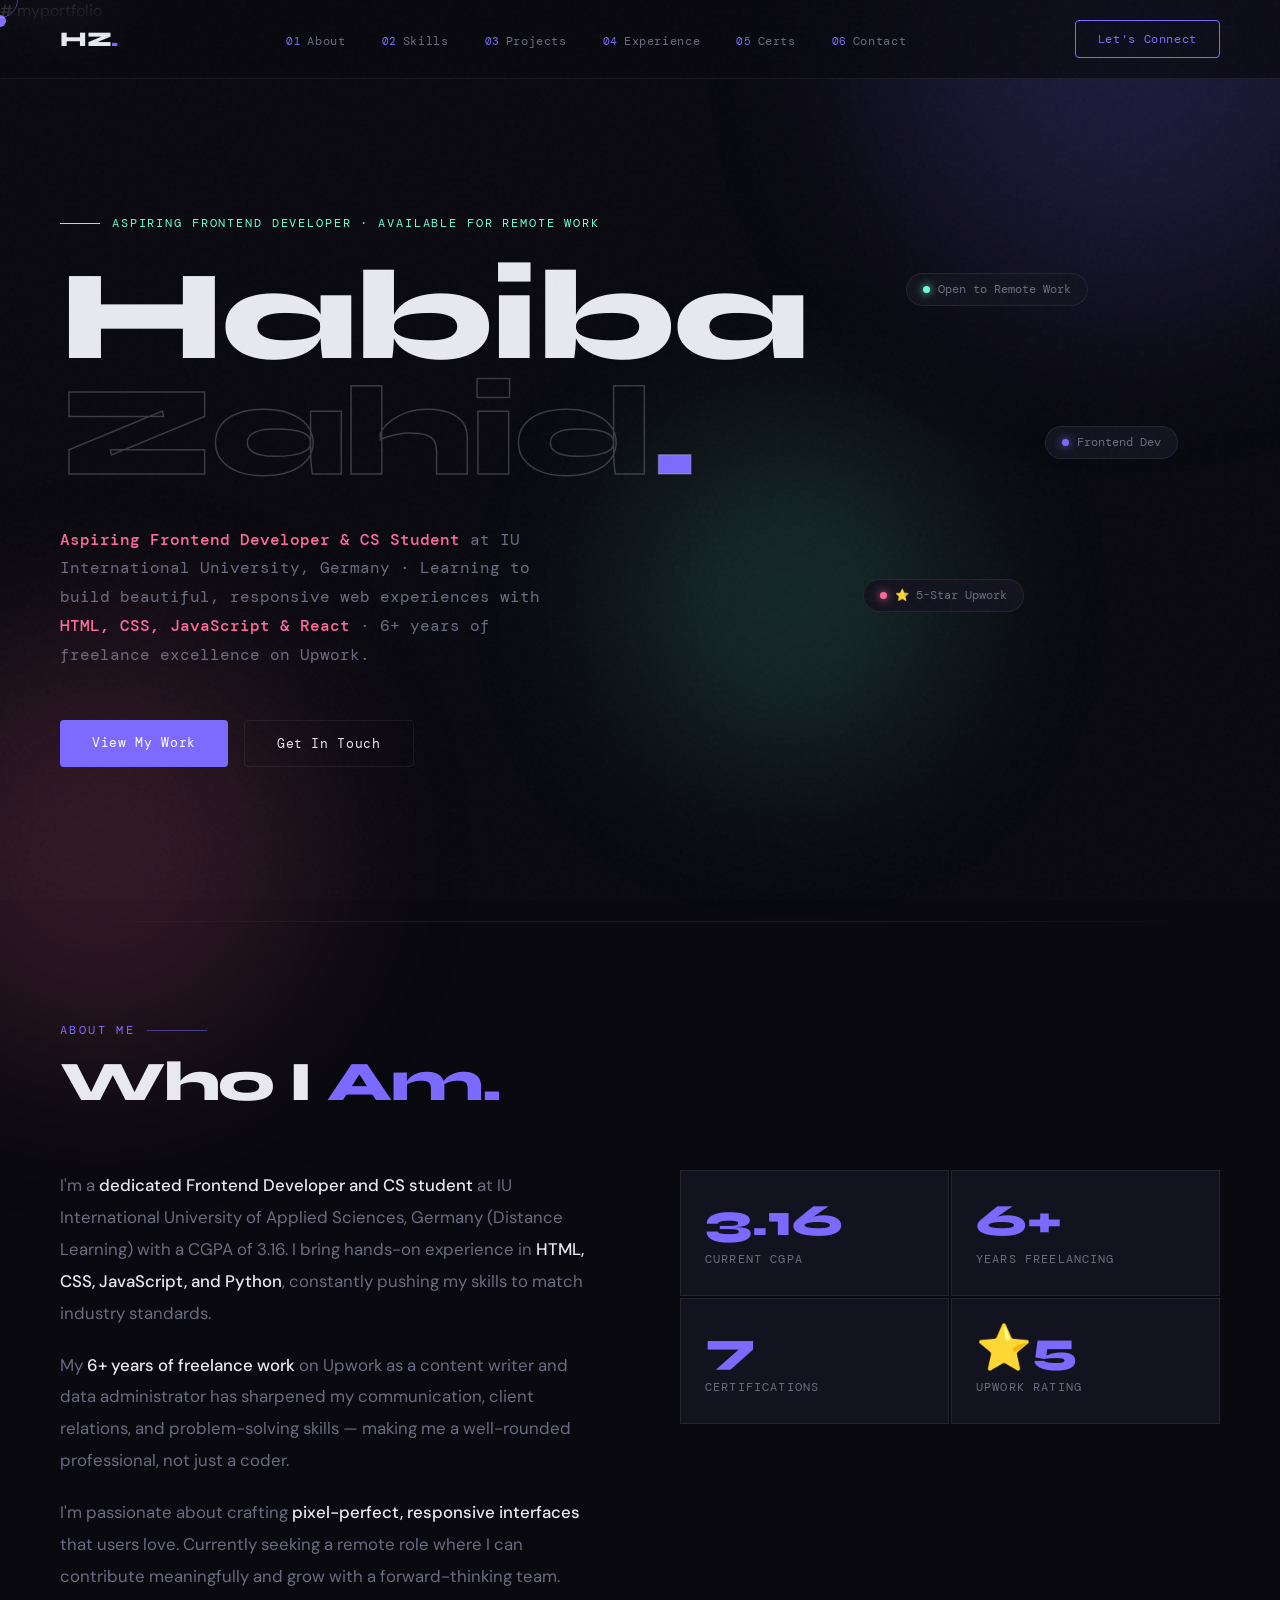
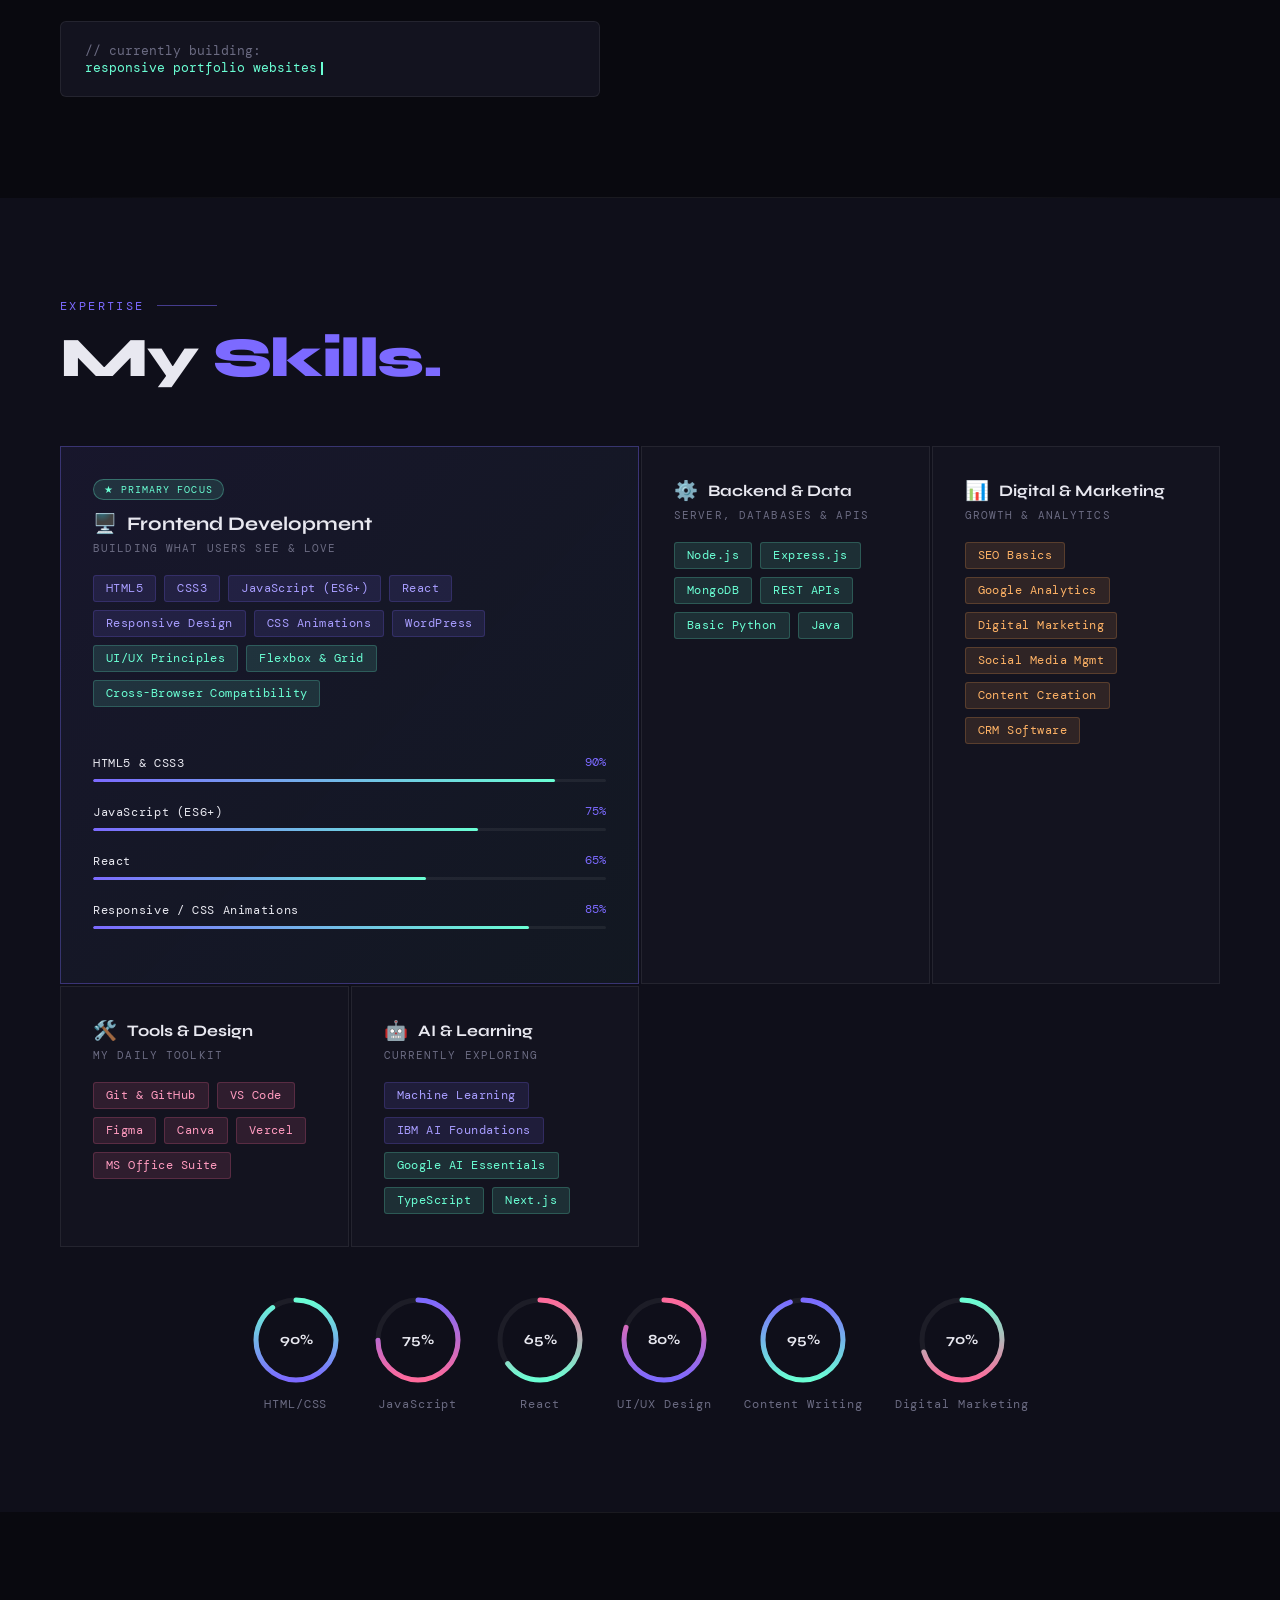
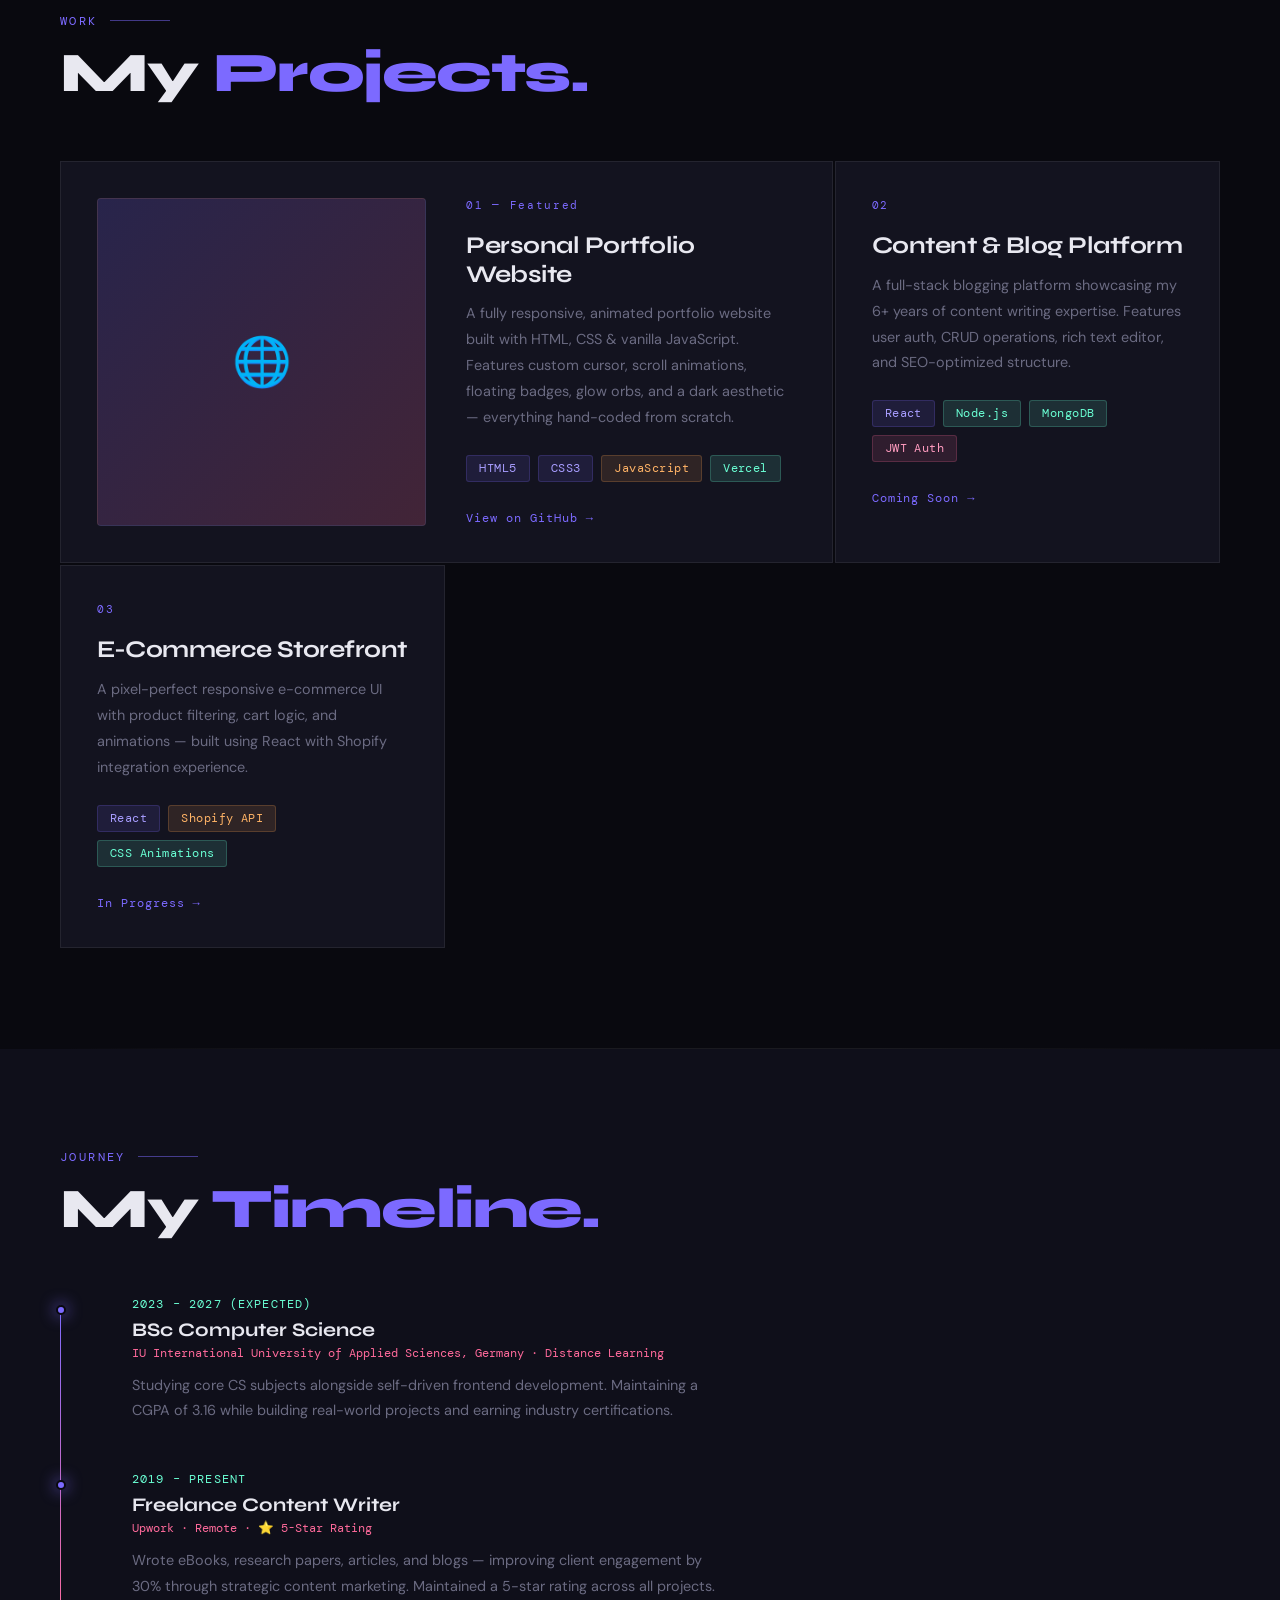
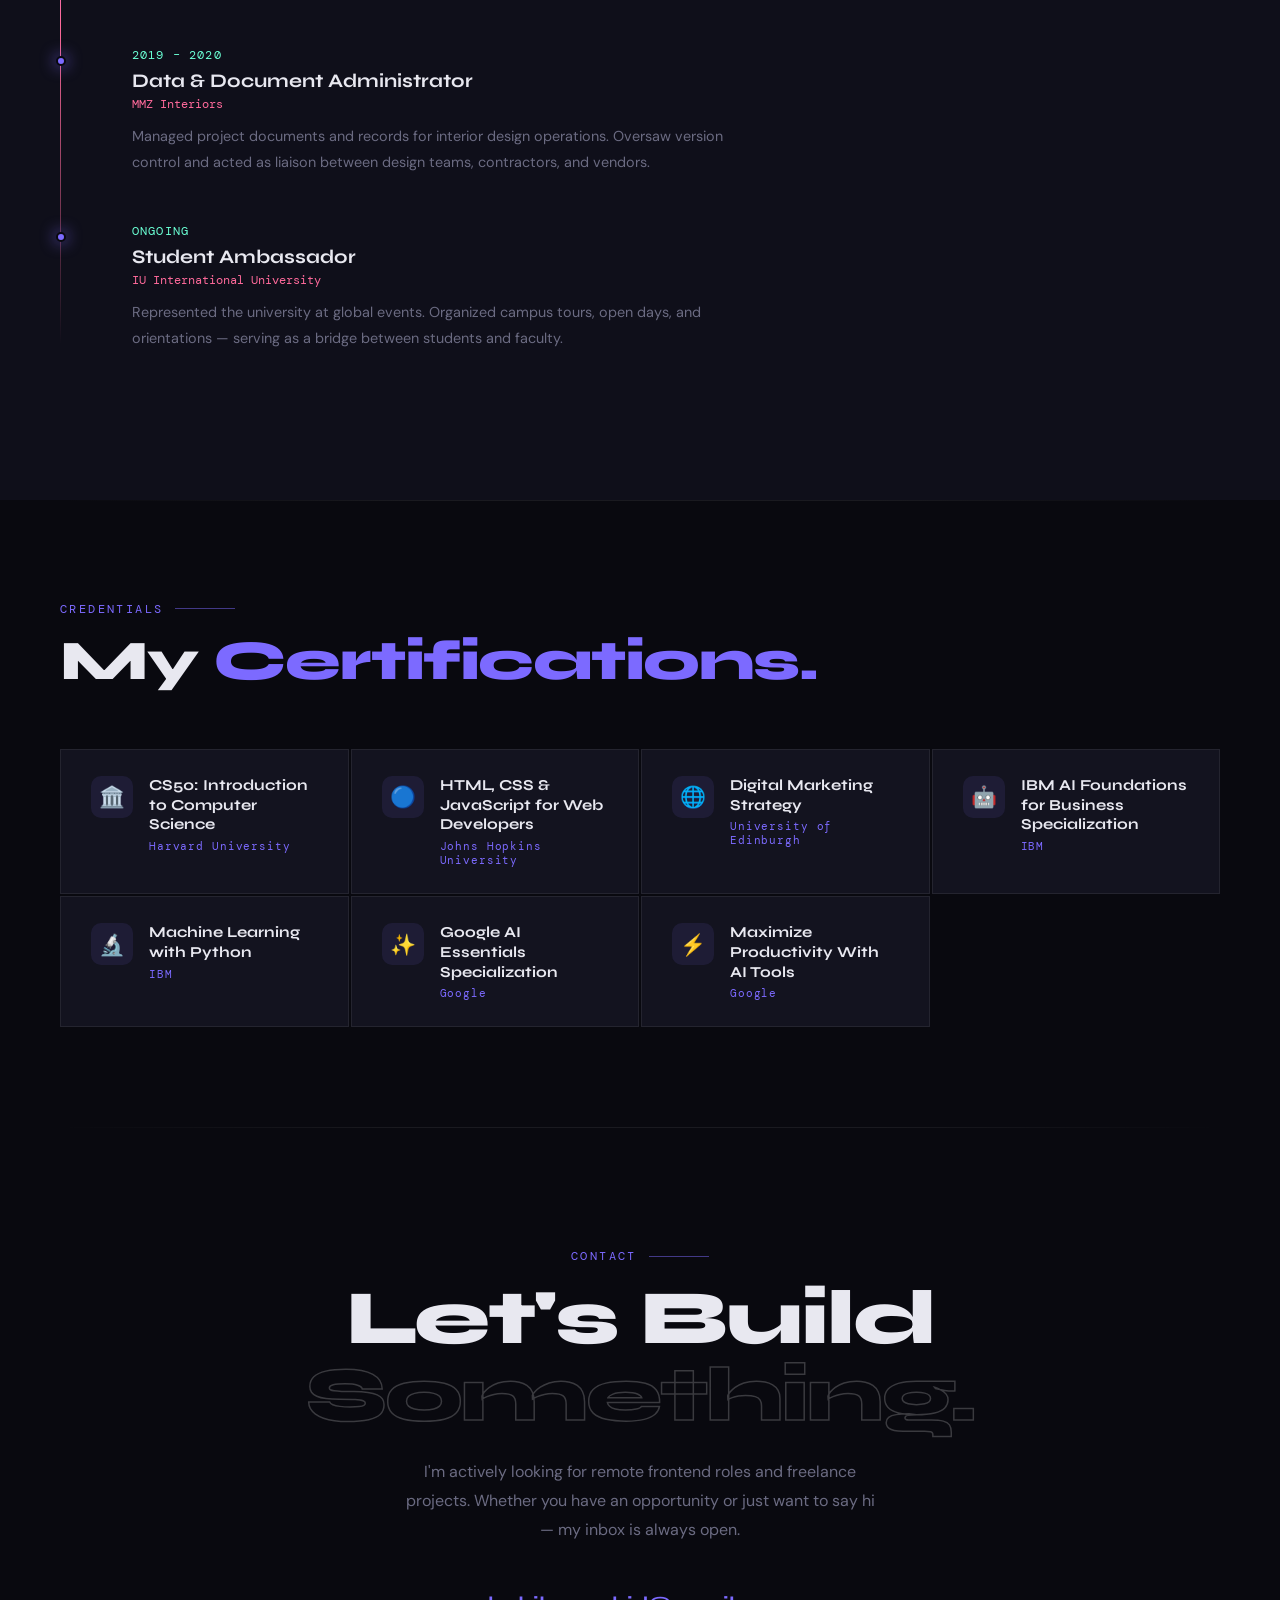
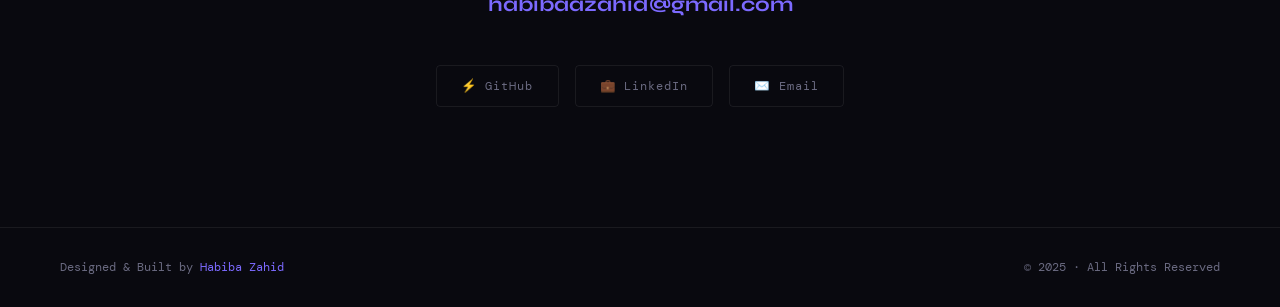
<file: myportfolio.html>
# myportfolio

<!DOCTYPE html>
<html lang="en">
<head>
  <meta charset="UTF-8" />
  <meta name="viewport" content="width=device-width, initial-scale=1.0"/>
  <title>Habiba Zahid | Frontend Developer</title>
  <link rel="preconnect" href="https://fonts.googleapis.com">
  <link rel="preconnect" href="https://fonts.gstatic.com" crossorigin>
  <link href="https://fonts.googleapis.com/css2?family=Syne:wght@400;500;600;700;800&family=DM+Sans:ital,opsz,wght@0,9..40,300;0,9..40,400;0,9..40,500;1,9..40,300&family=DM+Mono:wght@300;400;500&display=swap" rel="stylesheet">
  <style>
    /* ============ CSS VARIABLES ============ */
    :root {
      --bg:        #09090f;
      --bg2:       #0f0f1a;
      --surface:   #13131f;
      --border:    rgba(255,255,255,0.07);
      --accent1:   #7c6aff;
      --accent2:   #ff6a9b;
      --accent3:   #6affd4;
      --text:      #e8e8f0;
      --muted:     #6b6b82;
      --font-head: 'Syne', sans-serif;
      --font-body: 'DM Sans', sans-serif;
      --font-mono: 'DM Mono', monospace;
    }

    /* ============ RESET ============ */
    *, *::before, *::after { margin:0; padding:0; box-sizing:border-box; }
    html { scroll-behavior: smooth; }
    body {
      font-family: var(--font-body);
      background: var(--bg);
      color: var(--text);
      overflow-x: hidden;
      cursor: none;
    }

    /* ============ CUSTOM CURSOR ============ */
    .cursor {
      width: 12px; height: 12px;
      background: var(--accent1);
      border-radius: 50%;
      position: fixed; pointer-events: none;
      z-index: 9999;
      transform: translate(-50%,-50%);
      transition: width 0.3s, height 0.3s, background 0.3s;
      mix-blend-mode: screen;
    }
    .cursor-ring {
      width: 36px; height: 36px;
      border: 1.5px solid rgba(124,106,255,0.5);
      border-radius: 50%;
      position: fixed; pointer-events: none;
      z-index: 9998;
      transform: translate(-50%,-50%);
      transition: width 0.3s, height 0.3s;
    }

    /* ============ NOISE OVERLAY ============ */
    body::before {
      content:'';
      position: fixed; inset: 0;
      background-image: url("data:image/svg+xml,%3Csvg viewBox='0 0 256 256' xmlns='http://www.w3.org/2000/svg'%3E%3Cfilter id='noise'%3E%3CfeTurbulence type='fractalNoise' baseFrequency='0.9' numOctaves='4' stitchTiles='stitch'/%3E%3C/filter%3E%3Crect width='100%25' height='100%25' filter='url(%23noise)' opacity='1'/%3E%3C/svg%3E");
      opacity: 0.025;
      pointer-events: none;
      z-index: 1000;
    }

    /* ============ SCROLLBAR ============ */
    ::-webkit-scrollbar { width: 4px; }
    ::-webkit-scrollbar-track { background: var(--bg); }
    ::-webkit-scrollbar-thumb { background: var(--accent1); border-radius: 2px; }

    /* ============ GLOW ORBS ============ */
    .orb {
      position: fixed;
      border-radius: 50%;
      filter: blur(100px);
      pointer-events: none;
      z-index: 0;
      opacity: 0.18;
    }
    .orb1 { width:500px; height:500px; background:var(--accent1); top:-200px; right:-100px; animation: floatOrb 12s ease-in-out infinite; }
    .orb2 { width:400px; height:400px; background:var(--accent2); bottom:-150px; left:-100px; animation: floatOrb 16s ease-in-out infinite reverse; }
    .orb3 { width:300px; height:300px; background:var(--accent3); top:50%; left:50%; animation: floatOrb 20s ease-in-out infinite 4s; }

    @keyframes floatOrb {
      0%,100% { transform: translate(0,0) scale(1); }
      33%      { transform: translate(30px,-40px) scale(1.05); }
      66%      { transform: translate(-20px,30px) scale(0.95); }
    }

    /* ============ NAVIGATION ============ */
    nav {
      position: fixed; top: 0; left: 0; right: 0;
      z-index: 100;
      padding: 20px 60px;
      display: flex; align-items: center; justify-content: space-between;
      background: rgba(9,9,15,0.7);
      backdrop-filter: blur(20px);
      border-bottom: 1px solid var(--border);
      animation: slideDown 0.8s ease forwards;
    }
    @keyframes slideDown { from { transform: translateY(-100%); opacity:0; } to { transform: translateY(0); opacity:1; } }

    .nav-logo {
      font-family: var(--font-head);
      font-weight: 800;
      font-size: 1.3rem;
      letter-spacing: -0.5px;
    }
    .nav-logo span { color: var(--accent1); }

    .nav-links { display: flex; gap: 36px; list-style: none; }
    .nav-links a {
      font-family: var(--font-mono);
      font-size: 0.78rem;
      color: var(--muted);
      text-decoration: none;
      letter-spacing: 0.05em;
      transition: color 0.3s;
      position: relative;
    }
    .nav-links a::before {
      content: attr(data-num);
      color: var(--accent1);
      margin-right: 6px;
      font-size: 0.7rem;
    }
    .nav-links a:hover { color: var(--text); }

    .nav-cta {
      font-family: var(--font-mono);
      font-size: 0.78rem;
      padding: 10px 22px;
      border: 1px solid var(--accent1);
      color: var(--accent1);
      text-decoration: none;
      border-radius: 4px;
      transition: all 0.3s;
      letter-spacing: 0.05em;
    }
    .nav-cta:hover { background: var(--accent1); color: white; }

    /* ============ HERO ============ */
    #hero {
      position: relative;
      min-height: 100vh;
      display: flex; flex-direction: column;
      justify-content: center;
      padding: 120px 60px 80px;
      z-index: 1;
      overflow: hidden;
    }

    .hero-tag {
      font-family: var(--font-mono);
      font-size: 0.78rem;
      color: var(--accent3);
      letter-spacing: 0.15em;
      text-transform: uppercase;
      margin-bottom: 28px;
      display: flex; align-items: center; gap: 12px;
      opacity: 0; animation: fadeUp 0.8s 0.3s ease forwards;
    }
    .hero-tag::before {
      content:'';
      width: 40px; height: 1px;
      background: var(--accent3);
    }

    .hero-name {
      font-family: var(--font-head);
      font-size: clamp(4rem, 10vw, 9rem);
      font-weight: 800;
      line-height: 0.9;
      letter-spacing: -3px;
      margin-bottom: 8px;
      opacity: 0; animation: fadeUp 0.9s 0.5s ease forwards;
    }
    .hero-name .line2 {
      -webkit-text-stroke: 1.5px rgba(255,255,255,0.2);
      color: transparent;
      display: block;
    }
    .hero-name .accent { color: var(--accent1); }

    .hero-role {
      font-family: var(--font-mono);
      font-size: clamp(0.85rem, 1.5vw, 1rem);
      color: var(--muted);
      margin-top: 28px;
      margin-bottom: 50px;
      max-width: 520px;
      line-height: 1.8;
      opacity: 0; animation: fadeUp 0.9s 0.7s ease forwards;
    }
    .hero-role strong { color: var(--accent2); font-weight: 500; }

    .hero-actions {
      display: flex; gap: 16px; flex-wrap: wrap;
      opacity: 0; animation: fadeUp 0.9s 0.9s ease forwards;
    }

    .btn-primary {
      font-family: var(--font-mono);
      font-size: 0.82rem;
      padding: 14px 32px;
      background: var(--accent1);
      color: white;
      border: none; border-radius: 4px;
      text-decoration: none;
      letter-spacing: 0.05em;
      transition: all 0.3s;
      position: relative; overflow: hidden;
    }
    .btn-primary::after {
      content:'';
      position: absolute; inset:0;
      background: white; opacity: 0;
      transition: opacity 0.3s;
    }
    .btn-primary:hover { transform: translateY(-2px); box-shadow: 0 20px 40px rgba(124,106,255,0.35); }
    .btn-primary:hover::after { opacity: 0.08; }

    .btn-ghost {
      font-family: var(--font-mono);
      font-size: 0.82rem;
      padding: 14px 32px;
      background: transparent;
      color: var(--text);
      border: 1px solid var(--border);
      border-radius: 4px;
      text-decoration: none;
      letter-spacing: 0.05em;
      transition: all 0.3s;
    }
    .btn-ghost:hover { border-color: var(--muted); background: rgba(255,255,255,0.03); }

    /* Floating badges */
    .hero-badge {
      position: absolute;
      font-family: var(--font-mono);
      font-size: 0.72rem;
      padding: 8px 16px;
      background: var(--surface);
      border: 1px solid var(--border);
      border-radius: 40px;
      color: var(--muted);
      white-space: nowrap;
      animation: float 6s ease-in-out infinite;
    }
    .hero-badge.b1 { right: 15%; top: 28%; animation-delay: 0s; }
    .hero-badge.b2 { right: 8%;  top: 45%; animation-delay: 1.5s; }
    .hero-badge.b3 { right: 20%; top: 62%; animation-delay: 3s; }
    .hero-badge .dot { width:7px; height:7px; border-radius:50%; display:inline-block; margin-right:8px; }
    .dot-green  { background: var(--accent3); box-shadow: 0 0 8px var(--accent3); }
    .dot-purple { background: var(--accent1); box-shadow: 0 0 8px var(--accent1); }
    .dot-pink   { background: var(--accent2); box-shadow: 0 0 8px var(--accent2); }

    @keyframes float {
      0%,100% { transform: translateY(0px); }
      50%      { transform: translateY(-12px); }
    }
    @keyframes fadeUp {
      from { opacity:0; transform: translateY(30px); }
      to   { opacity:1; transform: translateY(0); }
    }

    /* ============ SECTION SHARED ============ */
    section {
      position: relative;
      z-index: 1;
      padding: 100px 60px;
    }

    .section-label {
      font-family: var(--font-mono);
      font-size: 0.75rem;
      color: var(--accent1);
      letter-spacing: 0.2em;
      text-transform: uppercase;
      margin-bottom: 16px;
      display: flex; align-items: center; gap: 12px;
    }
    .section-label::after {
      content:'';
      flex: 1; max-width: 60px;
      height: 1px;
      background: var(--accent1);
      opacity: 0.5;
    }

    .section-title {
      font-family: var(--font-head);
      font-size: clamp(2.2rem, 5vw, 3.5rem);
      font-weight: 800;
      letter-spacing: -1.5px;
      line-height: 1;
      margin-bottom: 60px;
    }
    .section-title span { color: var(--accent1); }

    /* Divider */
    .divider {
      height: 1px;
      background: linear-gradient(to right, transparent, var(--border) 30%, var(--border) 70%, transparent);
      margin: 0 60px;
    }

    /* ============ ABOUT ============ */
    #about .about-grid {
      display: grid;
      grid-template-columns: 1fr 1fr;
      gap: 80px;
      align-items: start;
    }

    .about-text p {
      font-size: 1.05rem;
      line-height: 1.9;
      color: var(--muted);
      margin-bottom: 20px;
    }
    .about-text p strong { color: var(--text); font-weight: 500; }

    .about-stats {
      display: grid;
      grid-template-columns: 1fr 1fr;
      gap: 2px;
    }
    .stat-card {
      background: var(--surface);
      border: 1px solid var(--border);
      padding: 28px 24px;
      position: relative; overflow: hidden;
      transition: border-color 0.3s, transform 0.3s;
    }
    .stat-card:hover { border-color: var(--accent1); transform: translateY(-3px); }
    .stat-card::before {
      content:'';
      position: absolute; top:0; left:0; right:0; height: 2px;
      background: linear-gradient(to right, var(--accent1), var(--accent2));
      opacity: 0; transition: opacity 0.3s;
    }
    .stat-card:hover::before { opacity: 1; }
    .stat-num {
      font-family: var(--font-head);
      font-size: 2.8rem; font-weight: 800;
      color: var(--accent1); line-height: 1; margin-bottom: 8px;
    }
    .stat-label {
      font-family: var(--font-mono);
      font-size: 0.72rem; color: var(--muted);
      letter-spacing: 0.1em; text-transform: uppercase;
    }

    /* ============ SKILLS ============ */
    #skills { background: var(--bg2); }

    .skills-container {
      display: grid;
      grid-template-columns: repeat(auto-fit, minmax(280px, 1fr));
      gap: 2px;
    }

    /* SKILL BAR SECTION */
    .skill-bars { margin-top: 48px; }
    .skill-bar-item { margin-bottom: 22px; }
    .skill-bar-top {
      display: flex; justify-content: space-between; align-items: center;
      margin-bottom: 8px;
    }
    .skill-bar-name {
      font-family: var(--font-mono); font-size: 0.78rem;
      color: var(--text); letter-spacing: 0.05em;
    }
    .skill-bar-pct {
      font-family: var(--font-mono); font-size: 0.72rem; color: var(--accent1);
    }
    .skill-bar-track {
      height: 3px; background: rgba(255,255,255,0.06);
      border-radius: 2px; overflow: hidden;
    }
    .skill-bar-fill {
      height: 100%;
      background: linear-gradient(to right, var(--accent1), var(--accent3));
      border-radius: 2px; width: 0;
      transition: width 1.4s cubic-bezier(0.16,1,0.3,1);
    }

    .skill-group {
      background: var(--surface);
      border: 1px solid var(--border);
      padding: 32px;
      transition: border-color 0.3s, transform 0.3s;
    }
    .skill-group:hover { border-color: rgba(124,106,255,0.3); transform: translateY(-3px); }

    .skill-group-title {
      font-family: var(--font-head);
      font-size: 1rem; font-weight: 700;
      margin-bottom: 6px;
      display: flex; align-items: center; gap: 10px;
    }
    .skill-group-title .icon { font-size: 1.2rem; }

    .skill-group-sub {
      font-family: var(--font-mono);
      font-size: 0.7rem; color: var(--muted);
      letter-spacing: 0.1em; text-transform: uppercase;
      margin-bottom: 20px;
    }

    .skill-tags { display: flex; flex-wrap: wrap; gap: 8px; }
    .tag {
      font-family: var(--font-mono);
      font-size: 0.72rem; padding: 5px 12px;
      border-radius: 3px; letter-spacing: 0.04em;
      transition: all 0.2s;
    }
    .tag-purple { background: rgba(124,106,255,0.12); color: #a89dff; border: 1px solid rgba(124,106,255,0.2); }
    .tag-pink   { background: rgba(255,106,155,0.12); color: #ff9bbf; border: 1px solid rgba(255,106,155,0.2); }
    .tag-teal   { background: rgba(106,255,212,0.12); color: #6affd4; border: 1px solid rgba(106,255,212,0.2); }
    .tag-orange { background: rgba(255,165,80,0.12);  color: #ffb366; border: 1px solid rgba(255,165,80,0.2); }
    .tag:hover { transform: translateY(-2px); }

    /* FEATURED SKILL = frontend spotlight */
    .skill-group.featured-skill {
      border-color: rgba(124,106,255,0.35);
      background: linear-gradient(135deg, rgba(124,106,255,0.08), rgba(106,255,212,0.04));
      grid-column: span 2;
    }
    .skill-group.featured-skill .skill-group-title { font-size: 1.2rem; }
    .featured-badge {
      display: inline-flex; align-items: center; gap: 6px;
      font-family: var(--font-mono); font-size: 0.65rem;
      padding: 3px 10px; border-radius: 20px;
      background: rgba(106,255,212,0.12);
      border: 1px solid rgba(106,255,212,0.3);
      color: var(--accent3); letter-spacing: 0.1em;
      text-transform: uppercase; margin-bottom: 12px;
    }

    /* ============ PROJECTS ============ */
    .projects-grid {
      display: grid;
      grid-template-columns: repeat(auto-fit, minmax(340px, 1fr));
      gap: 2px;
    }

    .project-card {
      background: var(--surface);
      border: 1px solid var(--border);
      padding: 36px;
      position: relative; overflow: hidden;
      transition: border-color 0.4s, transform 0.4s;
    }
    .project-card:hover { border-color: rgba(124,106,255,0.4); transform: translateY(-4px); }
    .project-card::after {
      content:''; position: absolute; inset: 0;
      background: radial-gradient(600px circle at var(--mouse-x, 50%) var(--mouse-y, 50%), rgba(124,106,255,0.06), transparent 40%);
      opacity: 0; transition: opacity 0.5s;
    }
    .project-card:hover::after { opacity: 1; }

    .project-num { font-family: var(--font-mono); font-size: 0.7rem; color: var(--accent1); letter-spacing: 0.15em; margin-bottom: 20px; }
    .project-title { font-family: var(--font-head); font-size: 1.5rem; font-weight: 700; letter-spacing: -0.5px; margin-bottom: 12px; line-height: 1.2; }
    .project-desc { font-size: 0.9rem; line-height: 1.8; color: var(--muted); margin-bottom: 24px; }
    .project-stack { display: flex; flex-wrap: wrap; gap: 8px; margin-bottom: 28px; }
    .project-link {
      font-family: var(--font-mono); font-size: 0.75rem;
      color: var(--accent1); text-decoration: none;
      letter-spacing: 0.08em;
      display: inline-flex; align-items: center; gap: 8px;
      transition: gap 0.3s;
    }
    .project-link:hover { gap: 14px; }
    .project-link::after { content:'→'; }

    .project-card.featured {
      grid-column: span 2;
      display: grid; grid-template-columns: 1fr 1fr; gap: 40px;
    }
    .project-card.featured .project-visual {
      background: linear-gradient(135deg, rgba(124,106,255,0.2), rgba(255,106,155,0.2));
      border-radius: 4px; min-height: 200px;
      display: flex; align-items: center; justify-content: center;
      font-size: 3rem; border: 1px solid var(--border);
    }

    /* ============ EXPERIENCE TIMELINE ============ */
    #experience { background: var(--bg2); }

    .timeline { position: relative; padding-left: 40px; }
    .timeline::before {
      content:''; position: absolute; left: 0; top: 8px; bottom: 8px;
      width: 1px;
      background: linear-gradient(to bottom, var(--accent1), var(--accent2), transparent);
    }

    .timeline-item {
      position: relative; margin-bottom: 48px; padding-left: 32px;
      opacity: 0; transform: translateX(-20px);
      transition: opacity 0.6s, transform 0.6s;
    }
    .timeline-item.visible { opacity:1; transform: translateX(0); }
    .timeline-item::before {
      content:''; position: absolute; left: -44px; top: 8px;
      width: 10px; height: 10px; border-radius: 50%;
      background: var(--accent1); box-shadow: 0 0 16px var(--accent1);
      border: 2px solid var(--bg);
    }
    .timeline-date { font-family: var(--font-mono); font-size: 0.72rem; color: var(--accent3); letter-spacing: 0.1em; text-transform: uppercase; margin-bottom: 6px; }
    .timeline-title { font-family: var(--font-head); font-size: 1.2rem; font-weight: 700; margin-bottom: 4px; }
    .timeline-place { font-family: var(--font-mono); font-size: 0.78rem; color: var(--accent2); margin-bottom: 12px; }
    .timeline-desc { font-size: 0.9rem; color: var(--muted); line-height: 1.8; max-width: 600px; }

    /* ============ CERTIFICATIONS ============ */
    #certifications { background: var(--bg); }
    .certs-grid {
      display: grid;
      grid-template-columns: repeat(auto-fill, minmax(280px, 1fr));
      gap: 2px;
    }
    .cert-card {
      background: var(--surface); border: 1px solid var(--border);
      padding: 26px 30px;
      display: flex; gap: 16px; align-items: flex-start;
      transition: transform 0.3s, border-color 0.3s;
      position: relative; overflow: hidden;
    }
    .cert-card::before {
      content:''; position: absolute; top:0; left:0; right:0; height: 2px;
      background: linear-gradient(to right, var(--accent1), var(--accent3));
      transform: scaleX(0); transform-origin: left; transition: transform 0.4s;
    }
    .cert-card:hover { transform: translateY(-4px); border-color: rgba(124,106,255,0.3); }
    .cert-card:hover::before { transform: scaleX(1); }
    .cert-icon {
      width: 42px; height: 42px; border-radius: 10px;
      display: flex; align-items: center; justify-content: center;
      font-size: 1.3rem; flex-shrink: 0;
      background: rgba(124,106,255,0.1);
    }
    .cert-title { font-family: var(--font-head); font-size: 0.95rem; font-weight: 700; line-height: 1.3; margin-bottom: 4px; }
    .cert-issuer { font-family: var(--font-mono); font-size: 0.68rem; color: var(--accent1); letter-spacing: 0.08em; }

    /* ============ CONTACT ============ */
    #contact { text-align: center; padding: 120px 60px; }

    .contact-tagline {
      font-family: var(--font-head);
      font-size: clamp(2.5rem, 6vw, 5rem);
      font-weight: 800; letter-spacing: -2px; line-height: 1;
      margin-bottom: 24px;
    }
    .contact-tagline .outline {
      -webkit-text-stroke: 1.5px rgba(255,255,255,0.2);
      color: transparent;
    }
    .contact-sub { font-size: 1rem; color: var(--muted); max-width: 480px; margin: 0 auto 48px; line-height: 1.8; }
    .contact-email {
      font-family: var(--font-head); font-size: 1.3rem; font-weight: 700;
      color: var(--accent1); text-decoration: none;
      display: inline-block; margin-bottom: 48px; transition: color 0.3s;
    }
    .contact-email:hover { color: var(--accent2); }

    .social-row { display: flex; gap: 16px; justify-content: center; flex-wrap: wrap; }
    .social-link {
      font-family: var(--font-mono); font-size: 0.78rem;
      padding: 12px 24px; border: 1px solid var(--border);
      color: var(--muted); text-decoration: none; border-radius: 4px;
      letter-spacing: 0.08em; transition: all 0.3s;
      display: flex; align-items: center; gap: 8px;
    }
    .social-link:hover { border-color: var(--accent1); color: var(--text); background: rgba(124,106,255,0.05); }

    /* ============ FOOTER ============ */
    footer {
      position: relative; z-index: 1;
      padding: 32px 60px;
      border-top: 1px solid var(--border);
      display: flex; justify-content: space-between; align-items: center;
      font-family: var(--font-mono); font-size: 0.72rem; color: var(--muted);
    }
    footer a { color: var(--accent1); text-decoration: none; }

    /* ============ SCROLL REVEAL ============ */
    .reveal {
      opacity: 0; transform: translateY(30px);
      transition: opacity 0.7s ease, transform 0.7s ease;
    }
    .reveal.visible { opacity:1; transform: translateY(0); }

    /* ============ TYPING CURSOR ============ */
    .type-cursor {
      display: inline-block; width: 2px; height: 1em;
      background: var(--accent3); margin-left: 4px;
      animation: blink 1s ease-in-out infinite;
      vertical-align: middle;
    }
    @keyframes blink { 0%,50%{opacity:1} 51%,100%{opacity:0} }

    /* ============ PROGRESS RING ============ */
    .progress-rings {
      display: flex; gap: 32px; flex-wrap: wrap;
      justify-content: center; margin-top: 48px;
    }
    .ring-wrap { display: flex; flex-direction: column; align-items: center; gap: 12px; }
    .ring-label { font-family: var(--font-mono); font-size: 0.72rem; color: var(--muted); letter-spacing: 0.08em; text-align: center; }
    .ring-svg { transform: rotate(-90deg); }
    .ring-track { fill: none; stroke: rgba(255,255,255,0.06); }
    .ring-fill  { fill: none; stroke-linecap: round; stroke-dashoffset: 283; transition: stroke-dashoffset 1.6s cubic-bezier(0.16,1,0.3,1); }
    .ring-text  { fill: var(--text); font-family: var(--font-head); font-weight: 700; font-size: 14px; text-anchor: middle; dominant-baseline: central; transform: rotate(90deg) translate(0,-1px); transform-origin: center; }

    /* ============ RESPONSIVE ============ */
    @media (max-width: 900px) {
      nav { padding: 16px 24px; }
      .nav-links { display: none; }
      section { padding: 80px 24px; }
      #hero { padding: 100px 24px 60px; }
      .hero-badge { display: none; }
      #about .about-grid { grid-template-columns: 1fr; gap: 40px; }
      .project-card.featured { grid-column: span 1; grid-template-columns: 1fr; }
      .skill-group.featured-skill { grid-column: span 1; }
      .divider { margin: 0 24px; }
      footer { padding: 24px; flex-direction: column; gap: 12px; text-align: center; }
    }

    ::selection { background: rgba(124,106,255,0.35); color: white; }
  </style>
</head>
<body>

  <!-- CURSOR -->
  <div class="cursor" id="cursor"></div>
  <div class="cursor-ring" id="cursorRing"></div>

  <!-- GLOW ORBS -->
  <div class="orb orb1"></div>
  <div class="orb orb2"></div>
  <div class="orb orb3"></div>

  <!-- ===== NAVIGATION ===== -->
  <nav>
    <div class="nav-logo">HZ<span>.</span></div>
    <ul class="nav-links">
      <li><a href="#about"          data-num="01">About</a></li>
      <li><a href="#skills"         data-num="02">Skills</a></li>
      <li><a href="#projects"       data-num="03">Projects</a></li>
      <li><a href="#experience"     data-num="04">Experience</a></li>
      <li><a href="#certifications" data-num="05">Certs</a></li>
      <li><a href="#contact"        data-num="06">Contact</a></li>
    </ul>
    <a href="mailto:habibaazahid@gmail.com" class="nav-cta">Let's Connect</a>
  </nav>

  <!-- ===== HERO ===== -->
  <section id="hero">
    <div class="hero-tag">Aspiring Frontend Developer · Available for Remote Work</div>

    <h1 class="hero-name">
      Habiba<br>
      <span class="line2">Zahid<span class="accent">.</span></span>
    </h1>

    <p class="hero-role">
      <strong>Aspiring Frontend Developer & CS Student</strong> at IU International University, Germany ·
      Learning to build beautiful, responsive web experiences with
      <strong>HTML, CSS, JavaScript & React</strong> · 6+ years of freelance excellence on Upwork.
    </p>

    <div class="hero-actions">
      <a href="#projects" class="btn-primary">View My Work</a>
      <a href="#contact"  class="btn-ghost">Get In Touch</a>
    </div>

    <!-- Floating badges -->
    <div class="hero-badge b1"><span class="dot dot-green"></span>Open to Remote Work</div>
    <div class="hero-badge b2"><span class="dot dot-purple"></span>Frontend Dev</div>
    <div class="hero-badge b3"><span class="dot dot-pink"></span>⭐ 5-Star Upwork</div>
  </section>

  <div class="divider"></div>

  <!-- ===== ABOUT ===== -->
  <section id="about">
    <div class="section-label">About Me</div>
    <h2 class="section-title reveal">Who I <span>Am.</span></h2>

    <div class="about-grid">
      <div class="about-text reveal">
        <p>
          I'm a <strong>dedicated Frontend Developer and CS student</strong> at IU International
          University of Applied Sciences, Germany (Distance Learning) with a CGPA of 3.16.
          I bring hands-on experience in <strong>HTML, CSS, JavaScript, and Python</strong>,
          constantly pushing my skills to match industry standards.
        </p>
        <p>
          My <strong>6+ years of freelance work</strong> on Upwork as a content writer and
          data administrator has sharpened my communication, client relations, and
          problem-solving skills — making me a well-rounded professional, not just a coder.
        </p>
        <p>
          I'm passionate about crafting <strong>pixel-perfect, responsive interfaces</strong>
          that users love. Currently seeking a remote role where I can contribute
          meaningfully and grow with a forward-thinking team.
        </p>

        <!-- Typing showcase -->
        <div style="margin-top:28px; padding:20px 24px; background:var(--surface); border:1px solid var(--border); border-radius:6px; font-family:var(--font-mono); font-size:0.82rem; color:var(--accent3);">
          <span style="color:var(--muted)">// currently building:</span><br>
          <span id="typingText"></span><span class="type-cursor"></span>
        </div>
      </div>

      <div class="about-stats reveal">
        <div class="stat-card">
          <div class="stat-num">3.16</div>
          <div class="stat-label">Current CGPA</div>
        </div>
        <div class="stat-card">
          <div class="stat-num">6+</div>
          <div class="stat-label">Years Freelancing</div>
        </div>
        <div class="stat-card">
          <div class="stat-num">7</div>
          <div class="stat-label">Certifications</div>
        </div>
        <div class="stat-card">
          <div class="stat-num">⭐5</div>
          <div class="stat-label">Upwork Rating</div>
        </div>
      </div>
    </div>
  </section>

  <div class="divider"></div>

  <!-- ===== SKILLS ===== -->
  <section id="skills">
    <div class="section-label">Expertise</div>
    <h2 class="section-title reveal">My <span>Skills.</span></h2>

    <div class="skills-container">

      <!-- ★ FRONTEND SPOTLIGHT ★ -->
      <div class="skill-group featured-skill reveal">
        <div class="featured-badge">★ Primary Focus</div>
        <div class="skill-group-title"><span class="icon">🖥️</span> Frontend Development</div>
        <div class="skill-group-sub">Building what users see & love</div>
        <div class="skill-tags" style="margin-bottom:24px">
          <span class="tag tag-purple">HTML5</span>
          <span class="tag tag-purple">CSS3</span>
          <span class="tag tag-purple">JavaScript (ES6+)</span>
          <span class="tag tag-purple">React</span>
          <span class="tag tag-purple">Responsive Design</span>
          <span class="tag tag-purple">CSS Animations</span>
          <span class="tag tag-purple">WordPress</span>
          <span class="tag tag-teal">UI/UX Principles</span>
          <span class="tag tag-teal">Flexbox & Grid</span>
          <span class="tag tag-teal">Cross-Browser Compatibility</span>
        </div>

        <!-- Skill bars -->
        <div class="skill-bars" id="skillBarsSection">
          <div class="skill-bar-item">
            <div class="skill-bar-top"><span class="skill-bar-name">HTML5 & CSS3</span><span class="skill-bar-pct">90%</span></div>
            <div class="skill-bar-track"><div class="skill-bar-fill" data-width="90"></div></div>
          </div>
          <div class="skill-bar-item">
            <div class="skill-bar-top"><span class="skill-bar-name">JavaScript (ES6+)</span><span class="skill-bar-pct">75%</span></div>
            <div class="skill-bar-track"><div class="skill-bar-fill" data-width="75"></div></div>
          </div>
          <div class="skill-bar-item">
            <div class="skill-bar-top"><span class="skill-bar-name">React</span><span class="skill-bar-pct">65%</span></div>
            <div class="skill-bar-track"><div class="skill-bar-fill" data-width="65"></div></div>
          </div>
          <div class="skill-bar-item">
            <div class="skill-bar-top"><span class="skill-bar-name">Responsive / CSS Animations</span><span class="skill-bar-pct">85%</span></div>
            <div class="skill-bar-track"><div class="skill-bar-fill" data-width="85"></div></div>
          </div>
        </div>
      </div>

      <div class="skill-group reveal">
        <div class="skill-group-title"><span class="icon">⚙️</span> Backend & Data</div>
        <div class="skill-group-sub">Server, databases & APIs</div>
        <div class="skill-tags">
          <span class="tag tag-teal">Node.js</span>
          <span class="tag tag-teal">Express.js</span>
          <span class="tag tag-teal">MongoDB</span>
          <span class="tag tag-teal">REST APIs</span>
          <span class="tag tag-teal">Basic Python</span>
          <span class="tag tag-teal">Java</span>
        </div>
      </div>

      <div class="skill-group reveal">
        <div class="skill-group-title"><span class="icon">📊</span> Digital & Marketing</div>
        <div class="skill-group-sub">Growth & analytics</div>
        <div class="skill-tags">
          <span class="tag tag-orange">SEO Basics</span>
          <span class="tag tag-orange">Google Analytics</span>
          <span class="tag tag-orange">Digital Marketing</span>
          <span class="tag tag-orange">Social Media Mgmt</span>
          <span class="tag tag-orange">Content Creation</span>
          <span class="tag tag-orange">CRM Software</span>
        </div>
      </div>

      <div class="skill-group reveal">
        <div class="skill-group-title"><span class="icon">🛠️</span> Tools & Design</div>
        <div class="skill-group-sub">My daily toolkit</div>
        <div class="skill-tags">
          <span class="tag tag-pink">Git & GitHub</span>
          <span class="tag tag-pink">VS Code</span>
          <span class="tag tag-pink">Figma</span>
          <span class="tag tag-pink">Canva</span>
          <span class="tag tag-pink">Vercel</span>
          <span class="tag tag-pink">MS Office Suite</span>
        </div>
      </div>

      <div class="skill-group reveal">
        <div class="skill-group-title"><span class="icon">🤖</span> AI & Learning</div>
        <div class="skill-group-sub">Currently exploring</div>
        <div class="skill-tags">
          <span class="tag tag-purple">Machine Learning</span>
          <span class="tag tag-purple">IBM AI Foundations</span>
          <span class="tag tag-teal">Google AI Essentials</span>
          <span class="tag tag-teal">TypeScript</span>
          <span class="tag tag-teal">Next.js</span>
        </div>
      </div>

    </div>

    <!-- Progress Rings -->
    <div class="progress-rings reveal" id="progressRings">
      <div class="ring-wrap">
        <svg class="ring-svg" width="90" height="90" viewBox="0 0 90 90">
          <circle class="ring-track" cx="45" cy="45" r="40" stroke-width="5"/>
          <circle class="ring-fill"  cx="45" cy="45" r="40" stroke-width="5" stroke="url(#g1)" stroke-dasharray="251" data-dash="226"/>
          <text class="ring-text"    x="45" y="45">90%</text>
          <defs><linearGradient id="g1" x1="0%" y1="0%" x2="100%" y2="0%"><stop offset="0%" stop-color="#7c6aff"/><stop offset="100%" stop-color="#6affd4"/></linearGradient></defs>
        </svg>
        <div class="ring-label">HTML/CSS</div>
      </div>
      <div class="ring-wrap">
        <svg class="ring-svg" width="90" height="90" viewBox="0 0 90 90">
          <circle class="ring-track" cx="45" cy="45" r="40" stroke-width="5"/>
          <circle class="ring-fill"  cx="45" cy="45" r="40" stroke-width="5" stroke="url(#g2)" stroke-dasharray="251" data-dash="188"/>
          <text class="ring-text"    x="45" y="45">75%</text>
          <defs><linearGradient id="g2" x1="0%" y1="0%" x2="100%" y2="0%"><stop offset="0%" stop-color="#ff6a9b"/><stop offset="100%" stop-color="#7c6aff"/></linearGradient></defs>
        </svg>
        <div class="ring-label">JavaScript</div>
      </div>
      <div class="ring-wrap">
        <svg class="ring-svg" width="90" height="90" viewBox="0 0 90 90">
          <circle class="ring-track" cx="45" cy="45" r="40" stroke-width="5"/>
          <circle class="ring-fill"  cx="45" cy="45" r="40" stroke-width="5" stroke="url(#g3)" stroke-dasharray="251" data-dash="163"/>
          <text class="ring-text"    x="45" y="45">65%</text>
          <defs><linearGradient id="g3" x1="0%" y1="0%" x2="100%" y2="0%"><stop offset="0%" stop-color="#6affd4"/><stop offset="100%" stop-color="#ff6a9b"/></linearGradient></defs>
        </svg>
        <div class="ring-label">React</div>
      </div>
      <div class="ring-wrap">
        <svg class="ring-svg" width="90" height="90" viewBox="0 0 90 90">
          <circle class="ring-track" cx="45" cy="45" r="40" stroke-width="5"/>
          <circle class="ring-fill"  cx="45" cy="45" r="40" stroke-width="5" stroke="url(#g4)" stroke-dasharray="251" data-dash="201"/>
          <text class="ring-text"    x="45" y="45">80%</text>
          <defs><linearGradient id="g4" x1="0%" y1="0%" x2="100%" y2="0%"><stop offset="0%" stop-color="#7c6aff"/><stop offset="100%" stop-color="#ff6a9b"/></linearGradient></defs>
        </svg>
        <div class="ring-label">UI/UX Design</div>
      </div>
      <div class="ring-wrap">
        <svg class="ring-svg" width="90" height="90" viewBox="0 0 90 90">
          <circle class="ring-track" cx="45" cy="45" r="40" stroke-width="5"/>
          <circle class="ring-fill"  cx="45" cy="45" r="40" stroke-width="5" stroke="url(#g5)" stroke-dasharray="251" data-dash="238"/>
          <text class="ring-text"    x="45" y="45">95%</text>
          <defs><linearGradient id="g5" x1="0%" y1="0%" x2="100%" y2="0%"><stop offset="0%" stop-color="#6affd4"/><stop offset="100%" stop-color="#7c6aff"/></linearGradient></defs>
        </svg>
        <div class="ring-label">Content Writing</div>
      </div>
      <div class="ring-wrap">
        <svg class="ring-svg" width="90" height="90" viewBox="0 0 90 90">
          <circle class="ring-track" cx="45" cy="45" r="40" stroke-width="5"/>
          <circle class="ring-fill"  cx="45" cy="45" r="40" stroke-width="5" stroke="url(#g6)" stroke-dasharray="251" data-dash="176"/>
          <text class="ring-text"    x="45" y="45">70%</text>
          <defs><linearGradient id="g6" x1="0%" y1="0%" x2="100%" y2="0%"><stop offset="0%" stop-color="#ff6a9b"/><stop offset="100%" stop-color="#6affd4"/></linearGradient></defs>
        </svg>
        <div class="ring-label">Digital Marketing</div>
      </div>
    </div>
  </section>

  <div class="divider"></div>

  <!-- ===== PROJECTS ===== -->
  <section id="projects">
    <div class="section-label">Work</div>
    <h2 class="section-title reveal">My <span>Projects.</span></h2>

    <div class="projects-grid">
      <!-- Featured -->
      <div class="project-card featured reveal">
        <div class="project-visual">🌐</div>
        <div class="project-content">
          <div class="project-num">01 — Featured</div>
          <h3 class="project-title">Personal Portfolio Website</h3>
          <p class="project-desc">
            A fully responsive, animated portfolio website built with HTML, CSS & vanilla JavaScript.
            Features custom cursor, scroll animations, floating badges, glow orbs, and
            a dark aesthetic — everything hand-coded from scratch.
          </p>
          <div class="project-stack">
            <span class="tag tag-purple">HTML5</span>
            <span class="tag tag-purple">CSS3</span>
            <span class="tag tag-orange">JavaScript</span>
            <span class="tag tag-teal">Vercel</span>
          </div>
          <a href="https://github.com/habibazahid03" class="project-link">View on GitHub</a>
        </div>
      </div>

      <div class="project-card reveal">
        <div class="project-num">02</div>
        <h3 class="project-title">Content & Blog Platform</h3>
        <p class="project-desc">
          A full-stack blogging platform showcasing my 6+ years of content writing expertise.
          Features user auth, CRUD operations, rich text editor, and SEO-optimized structure.
        </p>
        <div class="project-stack">
          <span class="tag tag-purple">React</span>
          <span class="tag tag-teal">Node.js</span>
          <span class="tag tag-teal">MongoDB</span>
          <span class="tag tag-pink">JWT Auth</span>
        </div>
        <a href="#" class="project-link">Coming Soon</a>
      </div>

      <div class="project-card reveal">
        <div class="project-num">03</div>
        <h3 class="project-title">E-Commerce Storefront</h3>
        <p class="project-desc">
          A pixel-perfect responsive e-commerce UI with product filtering, cart logic,
          and animations — built using React with Shopify integration experience.
        </p>
        <div class="project-stack">
          <span class="tag tag-purple">React</span>
          <span class="tag tag-orange">Shopify API</span>
          <span class="tag tag-teal">CSS Animations</span>
        </div>
        <a href="#" class="project-link">In Progress</a>
      </div>
    </div>
  </section>

  <div class="divider"></div>

  <!-- ===== EXPERIENCE ===== -->
  <section id="experience">
    <div class="section-label">Journey</div>
    <h2 class="section-title reveal">My <span>Timeline.</span></h2>

    <div class="timeline">
      <div class="timeline-item">
        <div class="timeline-date">2023 – 2027 (Expected)</div>
        <div class="timeline-title">BSc Computer Science</div>
        <div class="timeline-place">IU International University of Applied Sciences, Germany · Distance Learning</div>
        <div class="timeline-desc">
          Studying core CS subjects alongside self-driven frontend development. Maintaining a CGPA of 3.16
          while building real-world projects and earning industry certifications.
        </div>
      </div>

      <div class="timeline-item">
        <div class="timeline-date">2019 – Present</div>
        <div class="timeline-title">Freelance Content Writer</div>
        <div class="timeline-place">Upwork · Remote · ⭐ 5-Star Rating</div>
        <div class="timeline-desc">
          Wrote eBooks, research papers, articles, and blogs — improving client engagement by 30%
          through strategic content marketing. Maintained a 5-star rating across all projects.
        </div>
      </div>

      <div class="timeline-item">
        <div class="timeline-date">2019 – 2020</div>
        <div class="timeline-title">Data & Document Administrator</div>
        <div class="timeline-place">MMZ Interiors</div>
        <div class="timeline-desc">
          Managed project documents and records for interior design operations.
          Oversaw version control and acted as liaison between design teams, contractors, and vendors.
        </div>
      </div>

      <div class="timeline-item">
        <div class="timeline-date">Ongoing</div>
        <div class="timeline-title">Student Ambassador</div>
        <div class="timeline-place">IU International University</div>
        <div class="timeline-desc">
          Represented the university at global events. Organized campus tours, open days,
          and orientations — serving as a bridge between students and faculty.
        </div>
      </div>
    </div>
  </section>

  <div class="divider"></div>

  <!-- ===== CERTIFICATIONS ===== -->
  <section id="certifications">
    <div class="section-label">Credentials</div>
    <h2 class="section-title reveal">My <span>Certifications.</span></h2>

    <div class="certs-grid">
      <div class="cert-card reveal"><div class="cert-icon">🏛️</div><div><div class="cert-title">CS50: Introduction to Computer Science</div><div class="cert-issuer">Harvard University</div></div></div>
      <div class="cert-card reveal"><div class="cert-icon">🔵</div><div><div class="cert-title">HTML, CSS & JavaScript for Web Developers</div><div class="cert-issuer">Johns Hopkins University</div></div></div>
      <div class="cert-card reveal"><div class="cert-icon">🌐</div><div><div class="cert-title">Digital Marketing Strategy</div><div class="cert-issuer">University of Edinburgh</div></div></div>
      <div class="cert-card reveal"><div class="cert-icon">🤖</div><div><div class="cert-title">IBM AI Foundations for Business Specialization</div><div class="cert-issuer">IBM</div></div></div>
      <div class="cert-card reveal"><div class="cert-icon">🔬</div><div><div class="cert-title">Machine Learning with Python</div><div class="cert-issuer">IBM</div></div></div>
      <div class="cert-card reveal"><div class="cert-icon">✨</div><div><div class="cert-title">Google AI Essentials Specialization</div><div class="cert-issuer">Google</div></div></div>
      <div class="cert-card reveal"><div class="cert-icon">⚡</div><div><div class="cert-title">Maximize Productivity With AI Tools</div><div class="cert-issuer">Google</div></div></div>
    </div>
  </section>

  <div class="divider"></div>

  <!-- ===== CONTACT ===== -->
  <section id="contact">
    <div class="section-label" style="justify-content:center">Contact</div>
    <h2 class="contact-tagline reveal">
      Let's Build<br>
      <span class="outline">Something.</span>
    </h2>
    <p class="contact-sub reveal">
      I'm actively looking for remote frontend roles and freelance projects.
      Whether you have an opportunity or just want to say hi — my inbox is always open.
    </p>
    <a href="mailto:habibaazahid@gmail.com" class="contact-email reveal">habibaazahid@gmail.com</a>

    <div class="social-row reveal">
      <a href="https://github.com/habibazahid03"             class="social-link">⚡ GitHub</a>
      <a href="https://linkedin.com/in/habibazahid03"        class="social-link">💼 LinkedIn</a>
      <a href="mailto:habibaazahid@gmail.com"                class="social-link">✉️ Email</a>
    </div>
  </section>

  <!-- ===== FOOTER ===== -->
  <footer>
    <span>Designed & Built by <a href="#">Habiba Zahid</a></span>
    <span>© 2025 · All Rights Reserved</span>
  </footer>

  <!-- ===== JAVASCRIPT ===== -->
  <script>
    /* ── 1. CUSTOM CURSOR ─────────────────────── */
    const cursor = document.getElementById('cursor');
    const ring   = document.getElementById('cursorRing');
    let mouseX=0, mouseY=0, ringX=0, ringY=0;

    document.addEventListener('mousemove', e => {
      mouseX = e.clientX; mouseY = e.clientY;
      cursor.style.left = mouseX + 'px';
      cursor.style.top  = mouseY + 'px';
    });

    (function animateRing() {
      ringX += (mouseX - ringX) * 0.12;
      ringY += (mouseY - ringY) * 0.12;
      ring.style.left = ringX + 'px';
      ring.style.top  = ringY + 'px';
      requestAnimationFrame(animateRing);
    })();

    document.querySelectorAll('a, button').forEach(el => {
      el.addEventListener('mouseenter', () => {
        cursor.style.width='20px'; cursor.style.height='20px';
        cursor.style.background='var(--accent2)';
        ring.style.width='52px'; ring.style.height='52px';
      });
      el.addEventListener('mouseleave', () => {
        cursor.style.width='12px'; cursor.style.height='12px';
        cursor.style.background='var(--accent1)';
        ring.style.width='36px'; ring.style.height='36px';
      });
    });

    /* ── 2. SCROLL REVEAL ─────────────────────── */
    const revealEls = document.querySelectorAll('.reveal, .timeline-item');
    const observer  = new IntersectionObserver((entries) => {
      entries.forEach((entry, i) => {
        if (entry.isIntersecting) {
          setTimeout(() => entry.target.classList.add('visible'), i * 80);
        }
      });
    }, { threshold: 0.1 });
    revealEls.forEach(el => observer.observe(el));

    /* ── 3. PROJECT CARD MOUSE GLOW ───────────── */
    document.querySelectorAll('.project-card').forEach(card => {
      card.addEventListener('mousemove', e => {
        const rect = card.getBoundingClientRect();
        card.style.setProperty('--mouse-x', ((e.clientX - rect.left) / rect.width  * 100) + '%');
        card.style.setProperty('--mouse-y', ((e.clientY - rect.top)  / rect.height * 100) + '%');
      });
    });

    /* ── 4. ACTIVE NAV HIGHLIGHT ──────────────── */
    const sections = document.querySelectorAll('section[id]');
    const navLinks  = document.querySelectorAll('.nav-links a');
    window.addEventListener('scroll', () => {
      let current = '';
      sections.forEach(s => { if (window.scrollY >= s.offsetTop - 200) current = s.id; });
      navLinks.forEach(a => {
        a.style.color = a.getAttribute('href') === '#' + current ? 'var(--text)' : '';
      });
    });

    /* ── 5. SKILL BARS on scroll ──────────────── */
    const barSection = document.getElementById('skillBarsSection');
    let barsAnimated = false;
    const barObserver = new IntersectionObserver(entries => {
      if (entries[0].isIntersecting && !barsAnimated) {
        barsAnimated = true;
        document.querySelectorAll('.skill-bar-fill').forEach(bar => {
          bar.style.width = bar.dataset.width + '%';
        });
      }
    }, { threshold: 0.3 });
    if (barSection) barObserver.observe(barSection);

    /* ── 6. PROGRESS RINGS on scroll ─────────── */
    const rings = document.getElementById('progressRings');
    let ringsAnimated = false;
    const ringObserver = new IntersectionObserver(entries => {
      if (entries[0].isIntersecting && !ringsAnimated) {
        ringsAnimated = true;
        document.querySelectorAll('.ring-fill').forEach(circle => {
          const target = parseInt(circle.dataset.dash);
          const total  = 251;
          circle.style.strokeDashoffset = (total - target).toString();
        });
      }
    }, { threshold: 0.3 });
    if (rings) ringObserver.observe(rings);

    /* ── 7. TYPING ANIMATION ──────────────────── */
    const lines = [
      'responsive portfolio websites',
      'smooth CSS animations',
      'React component libraries',
      'pixel-perfect UI layouts',
      'interactive web experiences',
    ];
    let li = 0, ci = 0, deleting = false;
    const el = document.getElementById('typingText');

    function type() {
      if (!el) return;
      const word = lines[li];
      if (!deleting) {
        el.textContent = word.slice(0, ++ci);
        if (ci === word.length) { deleting = true; setTimeout(type, 1800); return; }
      } else {
        el.textContent = word.slice(0, --ci);
        if (ci === 0) { deleting = false; li = (li + 1) % lines.length; }
      }
      setTimeout(type, deleting ? 45 : 80);
    }
    type();

    /* ── 8. TILT ON STAT CARDS ────────────────── */
    document.querySelectorAll('.stat-card').forEach(card => {
      card.addEventListener('mousemove', e => {
        const r  = card.getBoundingClientRect();
        const cx = (e.clientX - r.left) / r.width  - 0.5;
        const cy = (e.clientY - r.top)  / r.height - 0.5;
        card.style.transform = `translateY(-3px) rotateX(${-cy*10}deg) rotateY(${cx*10}deg)`;
      });
      card.addEventListener('mouseleave', () => {
        card.style.transform = '';
        card.style.transition = 'transform 0.5s ease';
      });
    });

    /* ── 9. CERT CARD STAGGER ON SCROLL ────────── */
    const certObserver = new IntersectionObserver(entries => {
      entries.forEach((e, i) => {
        if (e.isIntersecting) {
          setTimeout(() => e.target.style.opacity = '1', i * 100);
        }
      });
    }, { threshold: 0.1 });
    document.querySelectorAll('.cert-card').forEach(c => {
      c.style.opacity = '0';
      c.style.transition = 'opacity 0.5s ease, transform 0.3s ease, border-color 0.3s';
      certObserver.observe(c);
    });

    /* ── 10. NAV scroll shrink ────────────────── */
    window.addEventListener('scroll', () => {
      const nav = document.querySelector('nav');
      if (window.scrollY > 60) {
        nav.style.padding = '12px 60px';
        nav.style.background = 'rgba(9,9,15,0.95)';
      } else {
        nav.style.padding = '20px 60px';
        nav.style.background = 'rgba(9,9,15,0.7)';
      }
    });
  </script>
</body>
</html>
</file>
